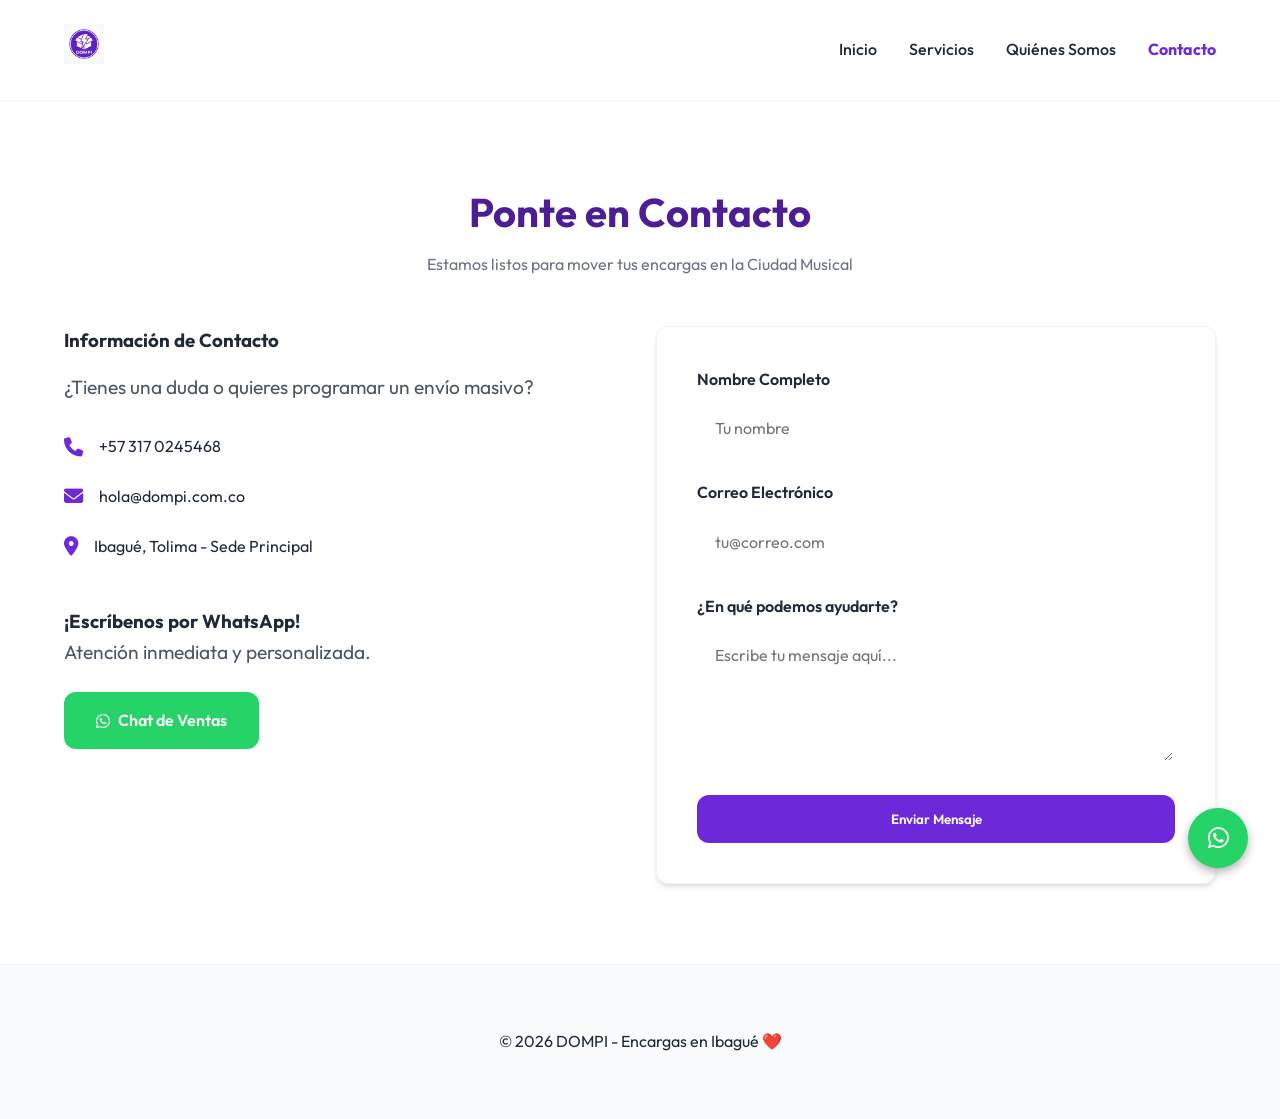
<file: contacto.html>
<!DOCTYPE html>
<html lang="es">

<head>
    <meta charset="UTF-8">
    <meta name="viewport" content="width=device-width, initial-scale=1.0">
    <title>Contacto - DOMPI Ibagué</title>
    <link rel="stylesheet" href="style-guide.css">
    <link rel="stylesheet" href="styles.css">
    <link rel="icon" type="image/png" href="brand/favicon-512.png">
    <link rel="preconnect" href="https://fonts.googleapis.com">
    <link rel="preconnect" href="https://fonts.gstatic.com" crossorigin>
    <link href="https://fonts.googleapis.com/css2?family=Outfit:wght@400;600;800&display=swap" rel="stylesheet">
    <link rel="stylesheet" href="https://cdnjs.cloudflare.com/ajax/libs/font-awesome/6.4.0/css/all.min.css">
</head>

<body>

    <nav>
        <a href="index.html" class="logo">
            <img src="brand/logo.png" alt="DOMPI" style="height: 40px;">
        </a>
        <ul class="nav-links" id="navLinks">
            <li><a href="index.html">Inicio</a></li>
            <li><a href="servicios.html">Servicios</a></li>
            <li><a href="quienes-somos.html">Quiénes Somos</a></li>
            <li><a href="contacto.html" class="active">Contacto</a></li>
        </ul>
        <div class="menu-toggle" id="menuToggle">
            <span></span>
            <span></span>
            <span></span>
        </div>
    </nav>

    <section>
        <div class="section-title">
            <h2>Ponte en Contacto</h2>
            <p>Estamos listos para mover tus encargas en la Ciudad Musical</p>
        </div>

        <div class="grid" style="align-items: start;">
            <!-- Contact Info -->
            <div class="hero-content">
                <h3>Información de Contacto</h3>
                <p style="margin-top: 1rem;">¿Tienes una duda o quieres programar un envío masivo?</p>

                <div style="margin-top: 2rem;">
                    <div style="display: flex; align-items: center; gap: 1rem; margin-bottom: 1.5rem;">
                        <i class="fas fa-phone" style="color: var(--primary); font-size: 1.2rem;"></i>
                        <span>+57 317 0245468</span>
                    </div>
                    <div style="display: flex; align-items: center; gap: 1rem; margin-bottom: 1.5rem;">
                        <i class="fas fa-envelope" style="color: var(--primary); font-size: 1.2rem;"></i>
                        <span>hola@dompi.com.co</span>
                    </div>
                    <div style="display: flex; align-items: center; gap: 1rem; margin-bottom: 1.5rem;">
                        <i class="fas fa-map-marker-alt" style="color: var(--primary); font-size: 1.2rem;"></i>
                        <span>Ibagué, Tolima - Sede Principal</span>
                    </div>
                </div>

                <div style="margin-top: 3rem;">
                    <h3>¡Escríbenos por WhatsApp!</h3>
                    <p style="margin-bottom: 1.5rem;">Atención inmediata y personalizada.</p>
                    <a href="https://wa.me/573170245468" class="btn"
                        style="background: #25D366; display: flex; align-items: center; justify-content: center; gap: 0.5rem; width: fit-content;">
                        <i class="fab fa-whatsapp"></i>
                        Chat de Ventas
                    </a>
                </div>
            </div>

            <!-- Contact Form -->
            <div class="card" style="padding: 2.5rem;">
                <form id="contactForm">
                    <div class="form-group">
                        <label for="name">Nombre Completo</label>
                        <input type="text" id="name" class="form-control" placeholder="Tu nombre" required>
                    </div>
                    <div class="form-group">
                        <label for="email">Correo Electrónico</label>
                        <input type="email" id="email" class="form-control" placeholder="tu@correo.com" required>
                    </div>
                    <div class="form-group">
                        <label for="message">¿En qué podemos ayudarte?</label>
                        <textarea id="message" class="form-control" rows="5" placeholder="Escribe tu mensaje aquí..."
                            required></textarea>
                    </div>
                    <button type="submit" class="btn" style="width: 100%;">Enviar Mensaje</button>
                </form>
                <div id="formSuccess"
                    style="display: none; margin-top: 1.5rem; text-align: center; color: var(--primary); font-weight: 600;">
                    <i class="fas fa-check-circle"></i> ¡Mensaje enviado! Nos contactaremos pronto.
                </div>
            </div>
        </div>
    </section>

    <footer>
        <p>&copy; 2026 DOMPI - Encargas en Ibagué ❤️</p>
    </footer>

    <a href="https://wa.me/573170245468" class="whatsapp-float" target="_blank">
        <i class="fab fa-whatsapp"></i>
    </a>

    <script>
        const menuToggle = document.getElementById('menuToggle');
        const navLinks = document.getElementById('navLinks');

        menuToggle.addEventListener('click', () => {
            navLinks.classList.toggle('active');
        });

        const contactForm = document.getElementById('contactForm');
        const formSuccess = document.getElementById('formSuccess');

        contactForm.addEventListener('submit', (e) => {
            e.preventDefault();
            contactForm.style.opacity = '0.5';
            contactForm.style.pointerEvents = 'none';

            // Simulación de envío
            setTimeout(() => {
                contactForm.style.display = 'none';
                formSuccess.style.display = 'block';
            }, 1000);
        });
    </script>
</body>

</html>
</file>
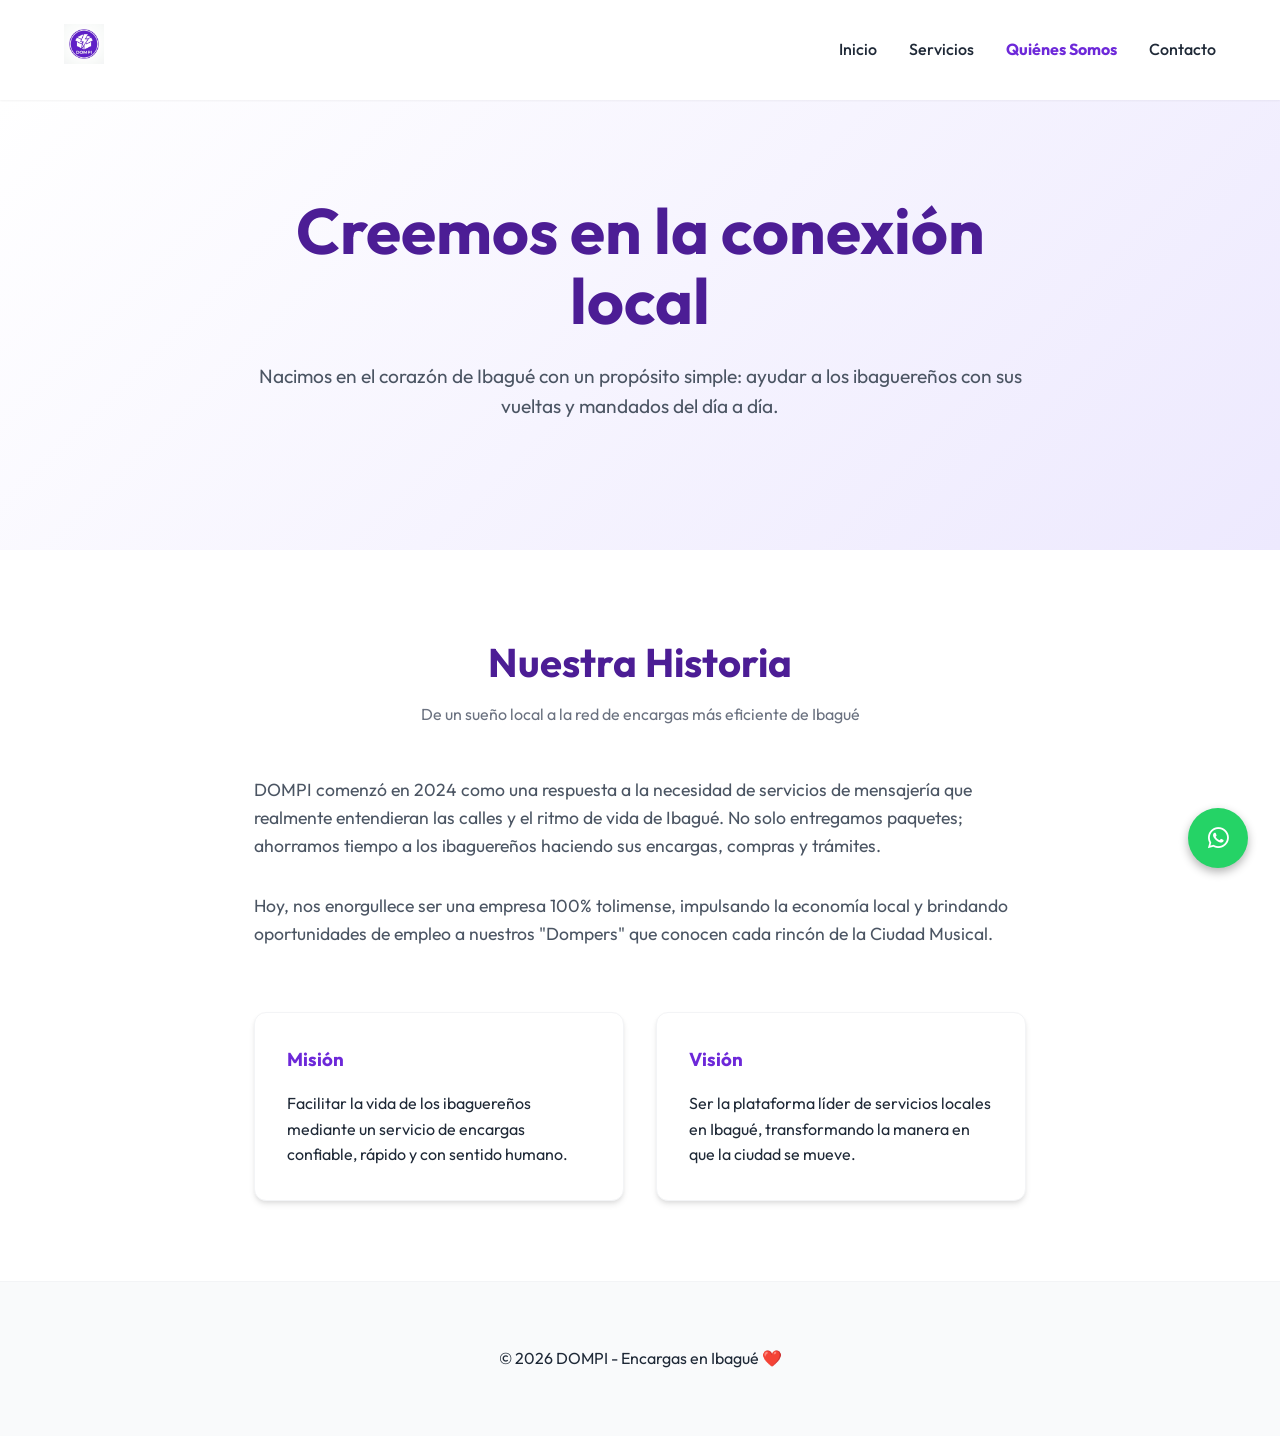
<file: quienes-somos.html>
<!DOCTYPE html>
<html lang="es">
<head>
    <meta charset="UTF-8">
    <meta name="viewport" content="width=device-width, initial-scale=1.0">
    <title>Quiénes Somos - DOMPI Ibagué</title>
    <link rel="stylesheet" href="style-guide.css">
    <link rel="stylesheet" href="styles.css">
    <link rel="icon" type="image/png" href="brand/favicon-512.png">
    <link rel="preconnect" href="https://fonts.googleapis.com">
    <link rel="preconnect" href="https://fonts.gstatic.com" crossorigin>
    <link href="https://fonts.googleapis.com/css2?family=Outfit:wght@400;600;800&display=swap" rel="stylesheet">
    <link rel="stylesheet" href="https://cdnjs.cloudflare.com/ajax/libs/font-awesome/6.4.0/css/all.min.css">
    <style>
        .about-section {
            max-width: 900px;
            margin: 0 auto;
            text-align: center;
        }
        .values-grid {
            display: grid;
            grid-template-columns: repeat(2, 1fr);
            gap: 2rem;
            margin-top: 4rem;
        }
        @media (max-width: 600px) {
            .values-grid {
                grid-template-columns: 1fr;
            }
        }
    </style>
</head>
<body>

    <nav>
        <a href="index.html" class="logo">
            <img src="brand/logo.png" alt="DOMPI" style="height: 40px;">
        </a>
        <ul class="nav-links" id="navLinks">
            <li><a href="index.html">Inicio</a></li>
            <li><a href="servicios.html">Servicios</a></li>
            <li><a href="quienes-somos.html" class="active">Quiénes Somos</a></li>
            <li><a href="contacto.html">Contacto</a></li>
        </ul>
        <div class="menu-toggle" id="menuToggle">
            <span></span>
            <span></span>
            <span></span>
        </div>
    </nav>

    <header class="hero" style="min-height: 50vh; padding: 2rem 5%;">
        <div class="hero-content" style="max-width: 800px; margin: 0 auto; text-align: center;">
            <h1>Creemos en la conexión local</h1>
            <p>Nacimos en el corazón de Ibagué con un propósito simple: ayudar a los ibaguereños con sus vueltas y mandados del día a día.</p>
        </div>
    </header>

    <section class="about-section">
        <div class="section-title">
            <h2>Nuestra Historia</h2>
            <p>De un sueño local a la red de encargas más eficiente de Ibagué</p>
        </div>
        <p style="font-size: 1.1rem; color: #4B5563; text-align: left; margin-bottom: 2rem;">
            DOMPI comenzó en 2024 como una respuesta a la necesidad de servicios de mensajería que realmente entendieran las calles y el ritmo de vida de Ibagué. No solo entregamos paquetes; ahorramos tiempo a los ibaguereños haciendo sus encargas, compras y trámites.
        </p>
        <p style="font-size: 1.1rem; color: #4B5563; text-align: left;">
            Hoy, nos enorgullece ser una empresa 100% tolimense, impulsando la economía local y brindando oportunidades de empleo a nuestros "Dompers" que conocen cada rincón de la Ciudad Musical.
        </p>

        <div class="values-grid">
            <div class="card" style="text-align: left;">
                <h3 style="color: var(--primary); margin-bottom: 1rem;">Misión</h3>
                <p>Facilitar la vida de los ibaguereños mediante un servicio de encargas confiable, rápido y con sentido humano.</p>
            </div>
            <div class="card" style="text-align: left;">
                <h3 style="color: var(--primary); margin-bottom: 1rem;">Visión</h3>
                <p>Ser la plataforma líder de servicios locales en Ibagué, transformando la manera en que la ciudad se mueve.</p>
            </div>
        </div>
    </section>

    <footer>
        <p>&copy; 2026 DOMPI - Encargas en Ibagué ❤️</p>
    </footer>

    <a href="https://wa.me/573170245468" class="whatsapp-float" target="_blank">
        <i class="fab fa-whatsapp"></i>
    </a>

    <script>
        const menuToggle = document.getElementById('menuToggle');
        const navLinks = document.getElementById('navLinks');

        menuToggle.addEventListener('click', () => {
            navLinks.classList.toggle('active');
        });
    </script>
</body>
</html>
</file>
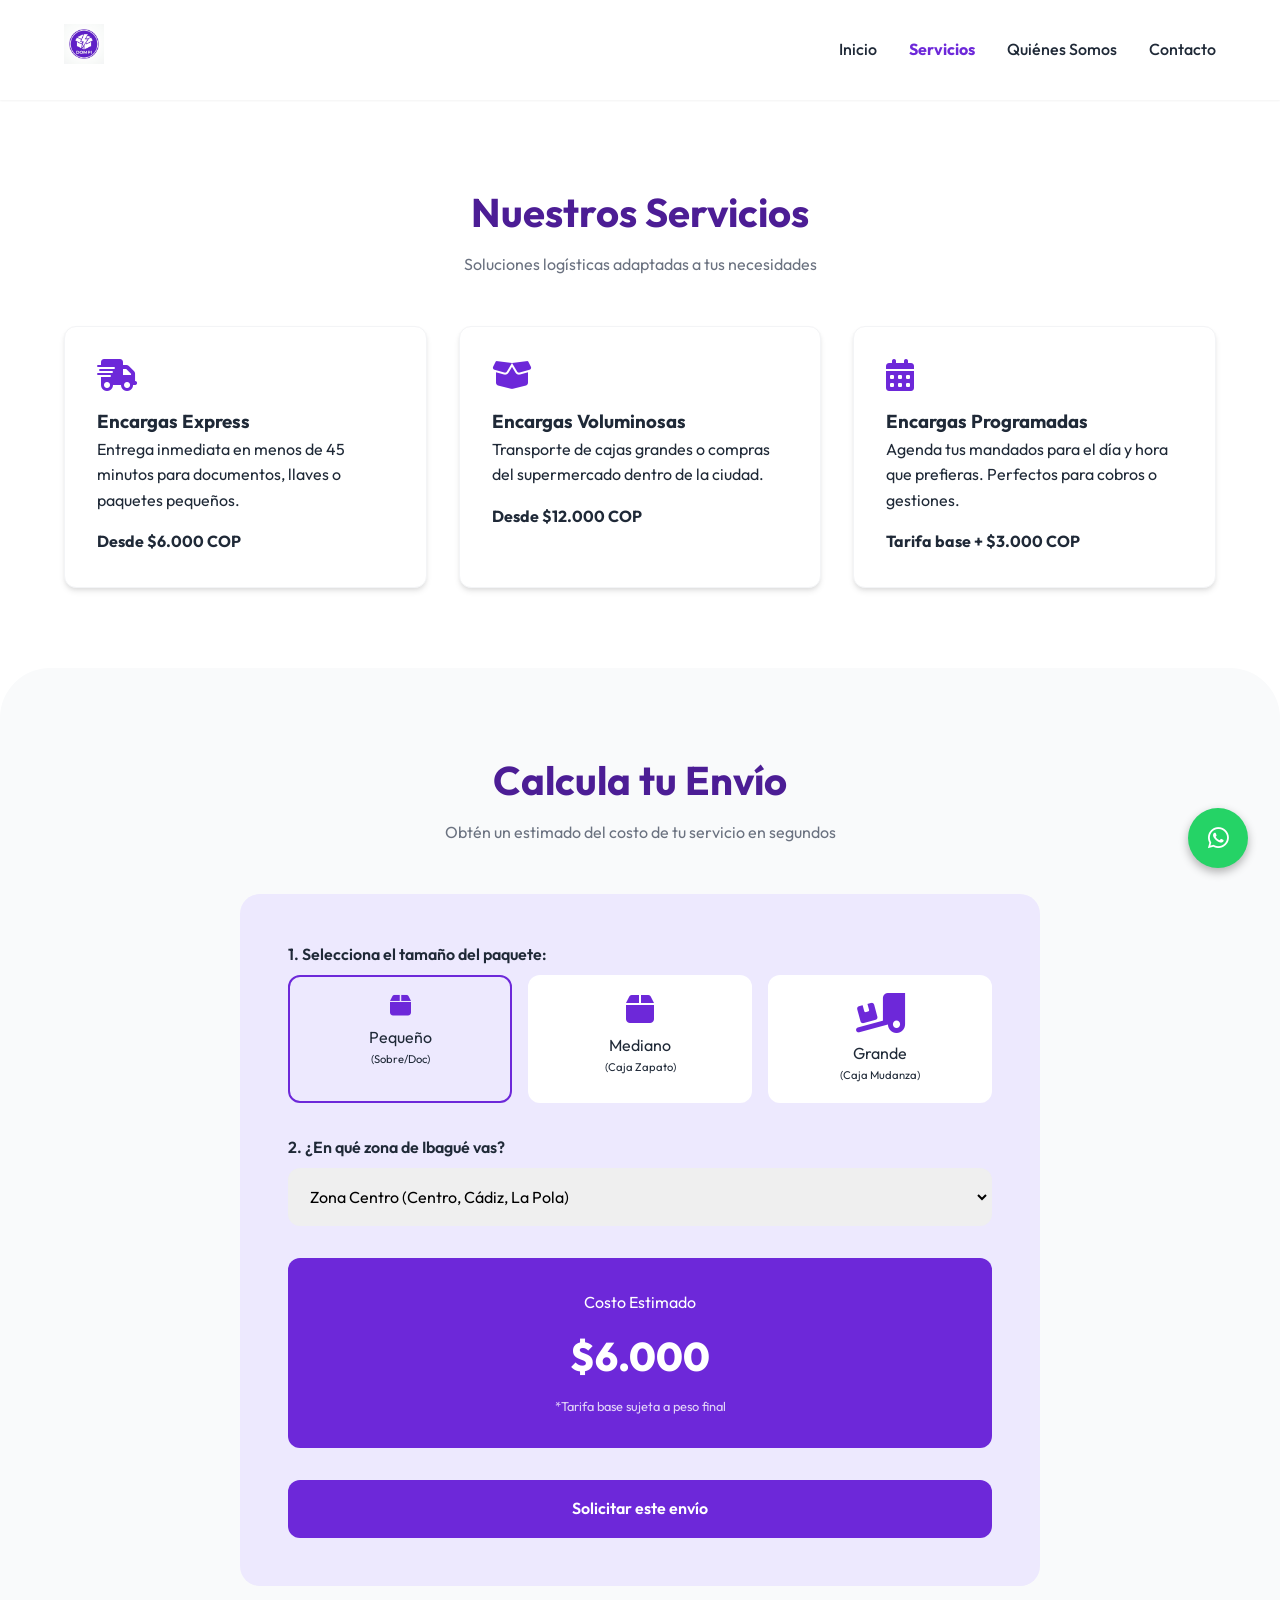
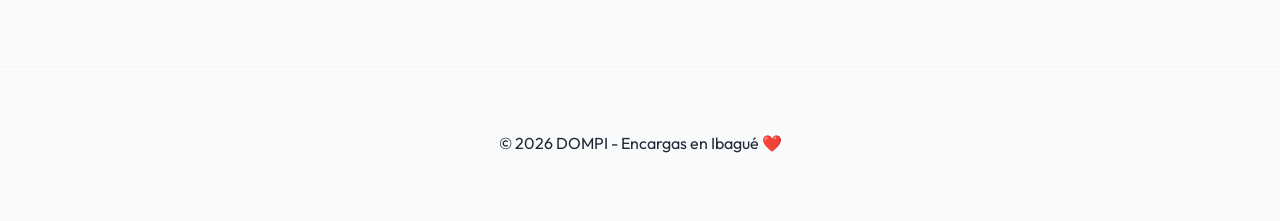
<file: servicios.html>
<!DOCTYPE html>
<html lang="es">
<head>
    <meta charset="UTF-8">
    <meta name="viewport" content="width=device-width, initial-scale=1.0">
    <title>Servicios - DOMPI Ibagué</title>
    <link rel="stylesheet" href="style-guide.css">
    <link rel="stylesheet" href="styles.css">
    <link rel="icon" type="image/png" href="brand/favicon-512.png">
    <link rel="preconnect" href="https://fonts.googleapis.com">
    <link rel="preconnect" href="https://fonts.gstatic.com" crossorigin>
    <link href="https://fonts.googleapis.com/css2?family=Outfit:wght@400;600;800&display=swap" rel="stylesheet">
    <link rel="stylesheet" href="https://cdnjs.cloudflare.com/ajax/libs/font-awesome/6.4.0/css/all.min.css">
</head>
<body>

    <nav>
        <a href="index.html" class="logo">
            <img src="brand/logo.png" alt="DOMPI" style="height: 40px;">
        </a>
        <ul class="nav-links" id="navLinks">
            <li><a href="index.html">Inicio</a></li>
            <li><a href="servicios.html" class="active">Servicios</a></li>
            <li><a href="quienes-somos.html">Quiénes Somos</a></li>
            <li><a href="contacto.html">Contacto</a></li>
        </ul>
        <div class="menu-toggle" id="menuToggle">
            <span></span>
            <span></span>
            <span></span>
        </div>
    </nav>

    <section>
        <div class="section-title">
            <h2>Nuestros Servicios</h2>
            <p>Soluciones logísticas adaptadas a tus necesidades</p>
        </div>
        <div class="grid">
            <div class="card">
                <i class="fas fa-shipping-fast" style="font-size: 2rem; color: var(--primary); margin-bottom: 1rem;"></i>
                <h3>Encargas Express</h3>
                <p>Entrega inmediata en menos de 45 minutos para documentos, llaves o paquetes pequeños.</p>
                <p style="font-weight: 700; margin-top: 1rem;">Desde $6.000 COP</p>
            </div>
            <div class="card">
                <i class="fas fa-box-open" style="font-size: 2rem; color: var(--primary); margin-bottom: 1rem;"></i>
                <h3>Encargas Voluminosas</h3>
                <p>Transporte de cajas grandes o compras del supermercado dentro de la ciudad.</p>
                <p style="font-weight: 700; margin-top: 1rem;">Desde $12.000 COP</p>
            </div>
            <div class="card">
                <i class="fas fa-calendar-alt" style="font-size: 2rem; color: var(--primary); margin-bottom: 1rem;"></i>
                <h3>Encargas Programadas</h3>
                <p>Agenda tus mandados para el día y hora que prefieras. Perfectos para cobros o gestiones.</p>
                <p style="font-weight: 700; margin-top: 1rem;">Tarifa base + $3.000 COP</p>
            </div>
        </div>
    </section>

    <!-- Calculator Section -->
    <section id="calculador" style="background-color: var(--gray-50); border-radius: 50px 50px 0 0;">
        <div class="section-title">
            <h2>Calcula tu Envío</h2>
            <p>Obtén un estimado del costo de tu servicio en segundos</p>
        </div>

        <div class="calculator-container">
            <div class="form-group">
                <label>1. Selecciona el tamaño del paquete:</label>
                <div class="box-options">
                    <div class="box-option selected" data-size="small">
                        <i class="fas fa-box" style="font-size: 1.5rem;"></i>
                        <span>Pequeño</span>
                        <small style="display: block; font-size: 0.7rem;">(Sobre/Doc)</small>
                    </div>
                    <div class="box-option" data-size="medium">
                        <i class="fas fa-box" style="font-size: 2rem;"></i>
                        <span>Mediano</span>
                        <small style="display: block; font-size: 0.7rem;">(Caja Zapato)</small>
                    </div>
                    <div class="box-option" data-size="large">
                        <i class="fas fa-truck-loading" style="font-size: 2.5rem;"></i>
                        <span>Grande</span>
                        <small style="display: block; font-size: 0.7rem;">(Caja Mudanza)</small>
                    </div>
                </div>
            </div>

            <div class="form-group">
                <label>2. ¿En qué zona de Ibagué vas?</label>
                <select class="form-control" id="locationSelect">
                    <option value="centro">Zona Centro (Centro, Cádiz, La Pola)</option>
                    <option value="oriente">Zona Norte/Oriente (Jordán, Multicentro, Piedrapintada)</option>
                    <option value="especial1">Zona Especial 1 (El Salado, Picaleña, Mirolindo)</option>
                    <option value="especial2">Zona Especial 2 (Boquerón, Ricaurte, El Sur)</option>
                </select>
            </div>

            <div class="result">
                <p>Costo Estimado</p>
                <div class="result-price" id="totalPrice">$6.000</div>
                <p style="font-size: 0.8rem; opacity: 0.8;">*Tarifa base sujeta a peso final</p>
            </div>
            
            <div style="text-align: center; margin-top: 2rem;">
                <a href="contacto.html" class="btn" style="width: 100%;">Solicitar este envío</a>
            </div>
        </div>
    </section>

    <footer>
        <p>&copy; 2026 DOMPI - Encargas en Ibagué ❤️</p>
    </footer>

    <a href="https://wa.me/573170245468" class="whatsapp-float" target="_blank">
        <i class="fab fa-whatsapp"></i>
    </a>

    <script>
        // Menu Toggle
        const menuToggle = document.getElementById('menuToggle');
        const navLinks = document.getElementById('navLinks');
        menuToggle.addEventListener('click', () => {
            navLinks.classList.toggle('active');
        });

        // Calculator Logic
        const boxOptions = document.querySelectorAll('.box-option');
        const locationSelect = document.getElementById('locationSelect');
        const totalPriceEl = document.getElementById('totalPrice');

        let currentSize = 'small';
        let currentLoc = 'centro';

        const prices = {
            base: 6000,
            sizes: { small: 0, medium: 4000, large: 10000 },
            locations: { centro: 0, oriente: 2000, especial1: 4000, especial2: 6000 }
        };

        function calculate() {
            const total = prices.base + prices.sizes[currentSize] + prices.locations[currentLoc];
            totalPriceEl.textContent = `$${total.toLocaleString('es-CO')}`;
        }

        boxOptions.forEach(option => {
            option.addEventListener('click', () => {
                boxOptions.forEach(opt => opt.classList.remove('selected'));
                option.classList.add('selected');
                currentSize = option.dataset.size;
                calculate();
            });
        });

        locationSelect.addEventListener('change', (e) => {
            currentLoc = e.target.value;
            calculate();
        });
    </script>
</body>
</html>
</file>
<file: style-guide.css>
/* 
   DOMPI - Gua de Estilos
   Este archivo contiene los tokens de diseo y variables principales.
*/

:root {
    /* Paleta de Colores */
    --primary: #6D28D9;
    --primary-light: #EDE9FE;
    --primary-dark: #4C1D95;
    --accent: #F59E0B;
    --white: #FFFFFF;
    --gray-50: #F9FAFB;
    --gray-100: #F3F4F6;
    --gray-200: #E5E7EB;
    --gray-800: #1F2937;
    --text: var(--gray-800);
    --text-muted: #6B7280;

    /* Tipografa */
    --font-main: 'Outfit', -apple-system, BlinkMacSystemFont, "Segoe UI", Roboto, sans-serif;
    
    /* Espaciado y Radio */
    --radius: 12px;
    --radius-lg: 20px;
    --space-sm: 1rem;
    --space-md: 2rem;
    --space-lg: 4rem;

    /* Sombras */
    --shadow-sm: 0 1px 2px rgba(0, 0, 0, 0.05);
    --shadow-md: 0 4px 6px -1px rgba(0, 0, 0, 0.1), 0 2px 4px -1px rgba(0, 0, 0, 0.06);
    --shadow-lg: 0 20px 25px -5px rgba(0, 0, 0, 0.1), 0 10px 10px -5px rgba(0, 0, 0, 0.04);

    /* Transiciones */
    --transition: all 0.3s ease;
}

/* Importacin de Google Fonts (asegurar disponibilidad) */
@import url('https://fonts.googleapis.com/css2?family=Outfit:wght@400;600;800&display=swap');

/* Utilidades de Texto */
.text-primary { color: var(--primary); }
.bg-primary { background-color: var(--primary); }
.font-bold { font-weight: 800; }
</file>
<file: styles.css>
:root {
    --primary: #6D28D9;
    --primary-light: #EDE9FE;
    --primary-dark: #4C1D95;
    --white: #FFFFFF;
    --gray-50: #F9FAFB;
    --gray-100: #F3F4F6;
    --gray-800: #1F2937;
    --text: var(--gray-800);
    --transition: all 0.3s ease;
    --shadow: 0 4px 6px -1px rgba(0, 0, 0, 0.1), 0 2px 4px -1px rgba(0, 0, 0, 0.06);
    --radius: 12px;
}

* {
    margin: 0;
    padding: 0;
    box-sizing: border-box;
    font-family: 'Outfit', -apple-system, BlinkMacSystemFont, "Segoe UI", Roboto, sans-serif;
}

body {
    background-color: var(--white);
    color: var(--text);
    line-height: 1.6;
    overflow-x: hidden;
}

nav {
    display: flex;
    justify-content: space-between;
    align-items: center;
    padding: 1.5rem 5%;
    background: rgba(255, 255, 255, 0.8);
    backdrop-filter: blur(10px);
    position: sticky;
    top: 0;
    z-index: 1000;
    box-shadow: 0 1px 2px rgba(0, 0, 0, 0.05);
}

.logo {
    font-size: 1.8rem;
    font-weight: 800;
    color: var(--primary);
    text-decoration: none;
    letter-spacing: -1px;
}

.nav-links {
    display: flex;
    gap: 2rem;
    list-style: none;
}

.nav-links a {
    text-decoration: none;
    color: var(--text);
    font-weight: 500;
    transition: var(--transition);
}

.nav-links a:hover {
    color: var(--primary);
}

.nav-links a.active {
    color: var(--primary);
    font-weight: 700;
}

.menu-toggle {
    display: none;
    flex-direction: column;
    gap: 5px;
    cursor: pointer;
}

.menu-toggle span {
    width: 25px;
    height: 3px;
    background-color: var(--primary);
    border-radius: 2px;
    transition: var(--transition);
}

.hero {
    display: flex;
    align-items: center;
    justify-content: space-between;
    padding: 4rem 5%;
    min-height: 80vh;
    background: linear-gradient(135deg, var(--white) 0%, var(--primary-light) 100%);
}

.hero-content {
    flex: 1;
    max-width: 600px;
}

.hero-content h1 {
    font-size: 4rem;
    line-height: 1.1;
    margin-bottom: 1.5rem;
    color: var(--primary-dark);
}

.hero-content p {
    font-size: 1.2rem;
    margin-bottom: 2rem;
    color: #4B5563;
}

.btn {
    display: inline-block;
    padding: 1rem 2rem;
    background-color: var(--primary);
    color: var(--white);
    text-decoration: none;
    border-radius: var(--radius);
    font-weight: 600;
    transition: var(--transition);
    border: none;
    cursor: pointer;
}

.btn:hover {
    background-color: var(--primary-dark);
    transform: translateY(-2px);
    box-shadow: 0 10px 15px -3px rgba(109, 40, 217, 0.3);
}

.hero-image {
    flex: 1;
    display: flex;
    justify-content: center;
}

.hero-image img {
    max-width: 100%;
    height: auto;
    filter: drop-shadow(0 20px 30px rgba(109, 40, 217, 0.2));
}

section {
    padding: 5rem 5%;
}

.section-title {
    text-align: center;
    margin-bottom: 3rem;
}

.section-title h2 {
    font-size: 2.5rem;
    color: var(--primary-dark);
    margin-bottom: 0.5rem;
}

.section-title p {
    color: #6B7280;
}

.grid {
    display: grid;
    grid-template-columns: repeat(auto-fit, minmax(300px, 1fr));
    gap: 2rem;
}

.card {
    background: var(--white);
    padding: 2rem;
    border-radius: var(--radius);
    box-shadow: var(--shadow);
    transition: var(--transition);
    border: 1px solid var(--gray-100);
}

.card:hover {
    transform: translateY(-5px);
    border-color: var(--primary-light);
}

.calculator-container {
    max-width: 800px;
    margin: 0 auto;
    background: var(--primary-light);
    padding: 3rem;
    border-radius: 20px;
}

.form-group {
    margin-bottom: 1.5rem;
}

.form-group label {
    display: block;
    margin-bottom: 0.5rem;
    font-weight: 600;
}

.form-control {
    width: 100%;
    padding: 1rem;
    border: 2px solid transparent;
    border-radius: var(--radius);
    font-size: 1rem;
    transition: var(--transition);
}

.form-control:focus {
    outline: none;
    border-color: var(--primary);
}

.box-options {
    display: grid;
    grid-template-columns: repeat(3, 1fr);
    gap: 1rem;
    margin-bottom: 2rem;
}

.box-option {
    border: 2px solid var(--white);
    background: var(--white);
    padding: 1rem;
    text-align: center;
    border-radius: var(--radius);
    cursor: pointer;
    transition: var(--transition);
}

.box-option.selected {
    border-color: var(--primary);
    background: var(--primary-light);
}

.box-option i {
    font-size: 2rem;
    display: block;
    margin-bottom: 0.5rem;
    color: var(--primary);
}

.result {
    margin-top: 2rem;
    padding: 2rem;
    background: var(--primary);
    color: var(--white);
    border-radius: var(--radius);
    text-align: center;
}

.result-price {
    font-size: 2.5rem;
    font-weight: 800;
    margin: 0.5rem 0;
}

/* Footer */
footer {
    background: var(--gray-50);
    padding: 4rem 5%;
    text-align: center;
    border-top: 1px solid var(--gray-100);
}

.footer-links {
    display: flex;
    justify-content: center;
    gap: 2rem;
    margin-bottom: 2rem;
}

.whatsapp-float {
    position: fixed;
    bottom: 2rem;
    right: 2rem;
    background: #25D366;
    color: white;
    width: 60px;
    height: 60px;
    border-radius: 50%;
    display: flex;
    align-items: center;
    justify-content: center;
    font-size: 1.5rem;
    box-shadow: 0 4px 10px rgba(0, 0, 0, 0.3);
    text-decoration: none;
    z-index: 1000;
    transition: var(--transition);
}

.whatsapp-float:hover {
    transform: scale(1.1);
}

.card-icon {
    width: 48px;
    height: 48px;
    margin-bottom: 1.5rem;
}

.video-section {
    background: var(--gray-50);
    padding: 6rem 5%;
}

.video-container {
    max-width: 900px;
    margin: 0 auto;
    border-radius: var(--radius-lg);
    overflow: hidden;
    box-shadow: var(--shadow-lg);
    background: #000;
    line-height: 0;
}

.video-container iframe {
    border: none;
}

@media (max-width: 768px) {
    .nav-links {
        display: none;
        position: absolute;
        top: 100%;
        left: 0;
        width: 100%;
        background: var(--white);
        flex-direction: column;
        padding: 2rem;
        gap: 1.5rem;
        text-align: center;
        box-shadow: 0 10px 15px rgba(0, 0, 0, 0.05);
    }

    .nav-links.active {
        display: flex;
    }

    .menu-toggle {
        display: flex;
    }

    .hero {
        flex-direction: column;
        text-align: center;
        padding-top: 2rem;
    }

    .hero-content h1 {
        font-size: 2.8rem;
    }

    .hero-image {
        margin-top: 3rem;
    }

    .box-options {
        grid-template-columns: 1fr;
    }
}
</file>
